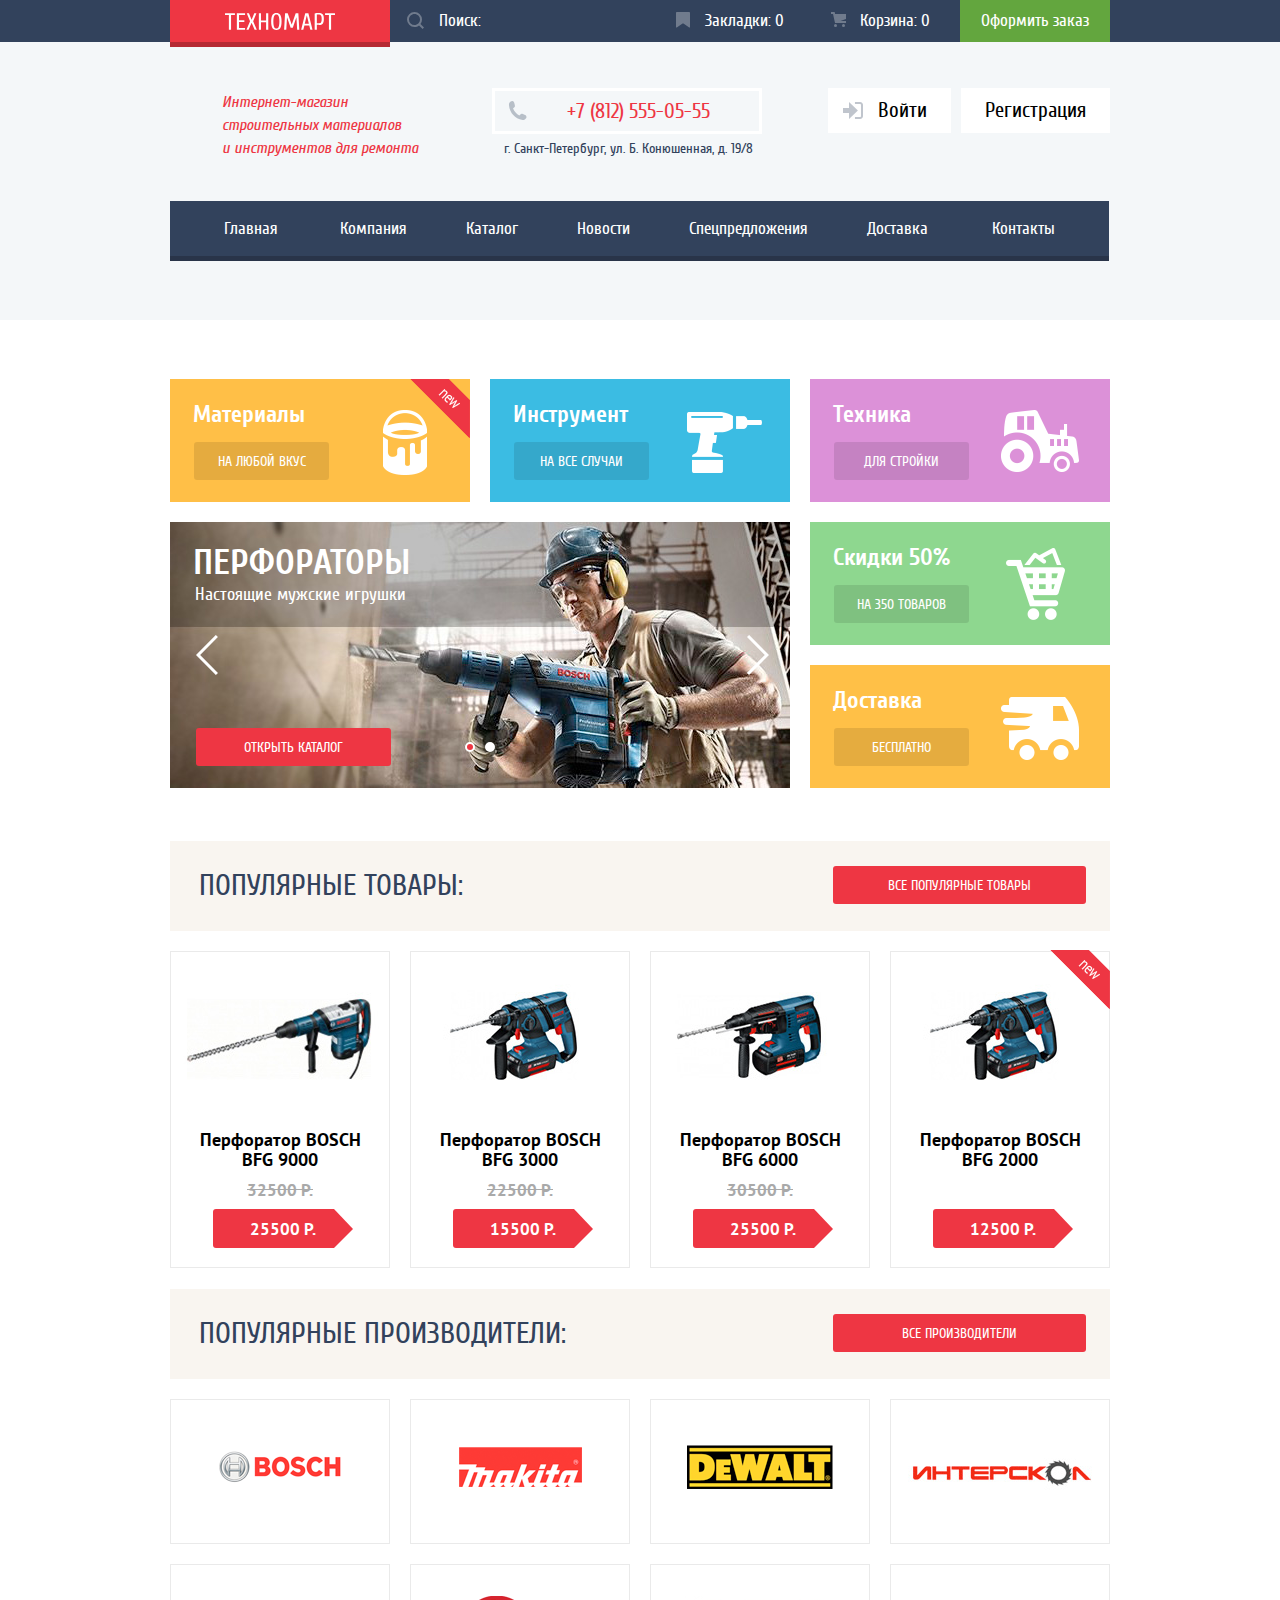
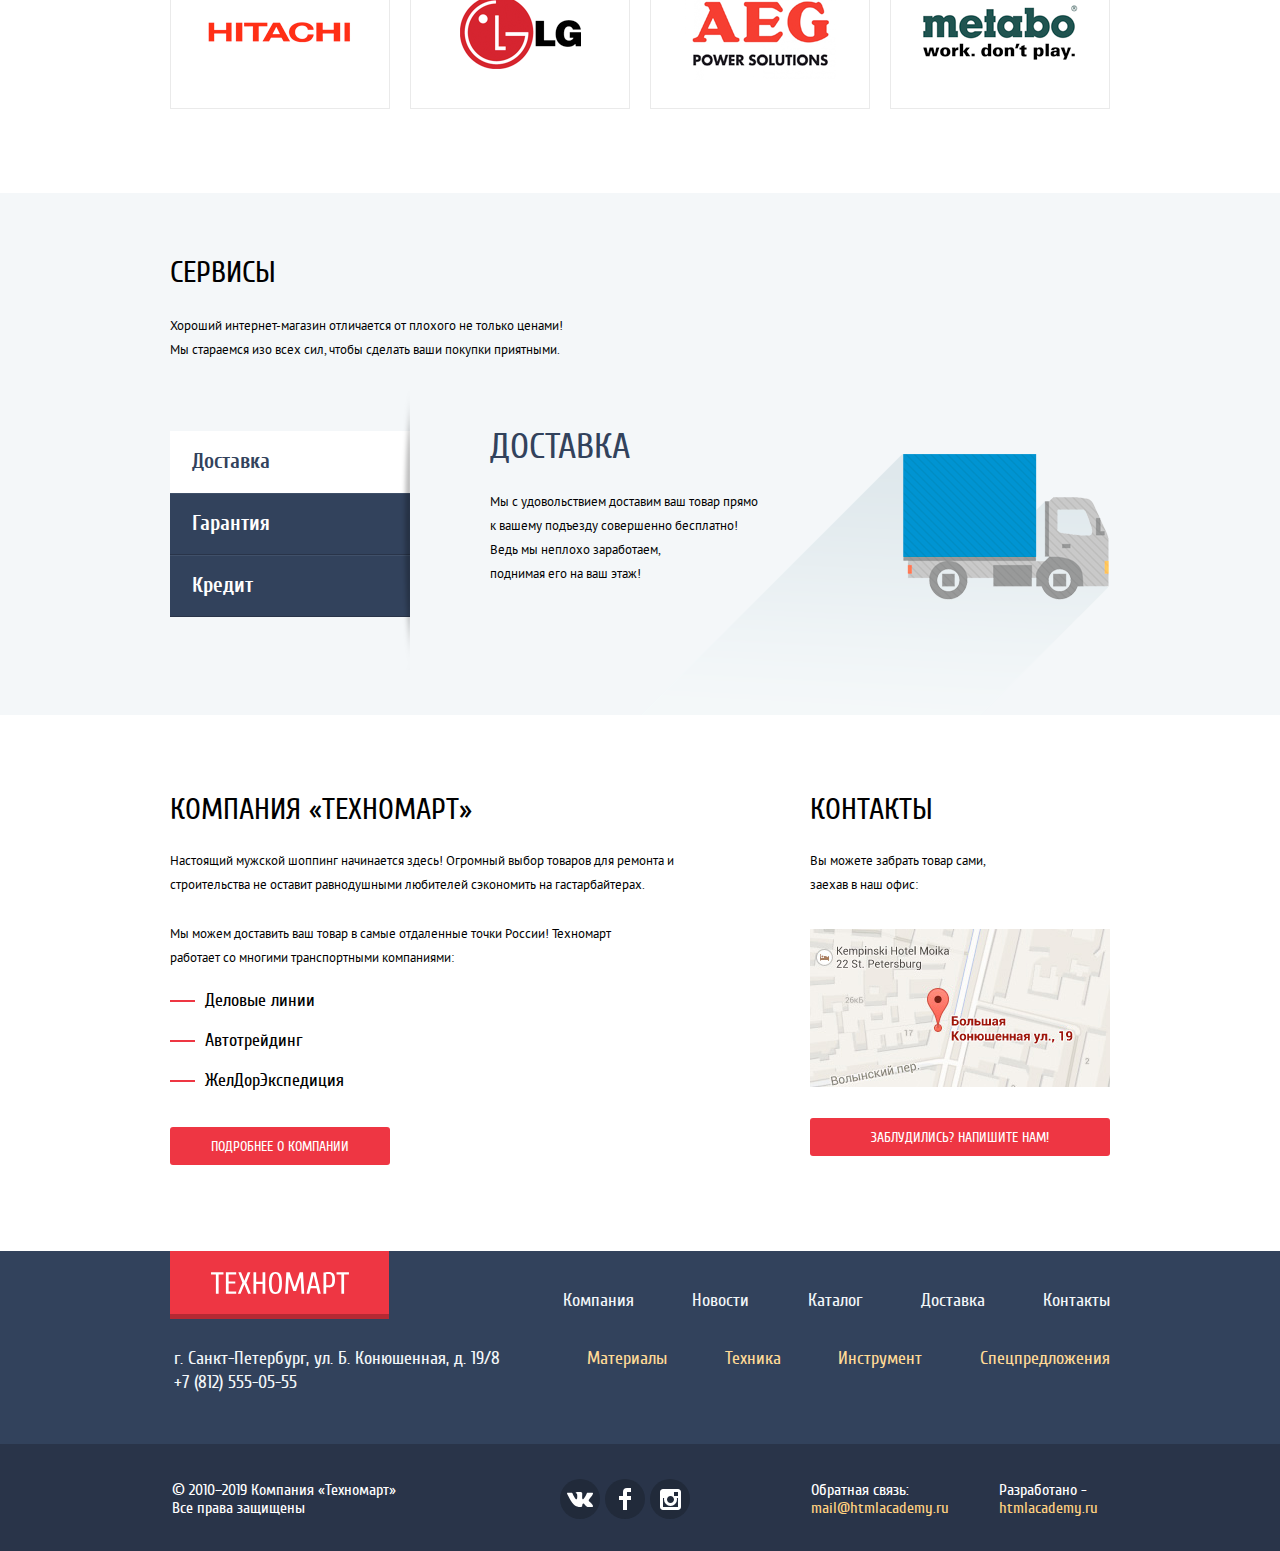
<file: index.html>
<!DOCTYPE html>
<html lang="ru">
<head>
  <meta charset="utf-8">
  <link rel="stylesheet" href="css/normalize.css">
  <link rel="stylesheet" href="css/style.min.css">
  <title>HTML Academy: Техномарт</title>
</head>
<body>
  <header class="main-header">
    <section class="user-header">
      <div class="user-navigation container">
        <h2 class="visually-hidden">Навигация пользователя</h2>
        <a class="main-header-logo">
          <img src="img/logo-technomart.svg" width="109" height="17" alt="Логотип интернет-магазина Техномарт">
        </a>
        <form class="search-form" method="get" action="https://echo.htmlacademy.ru">
          <label class="visually-hidden" for="search">Поиск по сайту</label>
          <input class="search" type="search" id="search" name="search" placeholder="Поиск:">
          <svg xmlns="http://www.w3.org/2000/svg" width="17" height="17" viewBox="0 0 17 17">
            <path fill="#ffffff" d="M17 15.586l-3.542-3.542A7.465 7.465 0 0 0 15 7.5 7.5 7.5 0 1 0 7.5 15c1.71 0 3.282-.579 4.544-1.542L15.586 17 17 15.586zM2 7.5C2 4.467 4.467 2 7.5 2 10.532 2 13 4.467 13 7.5c0 3.032-2.468 5.5-5.5 5.5A5.506 5.506 0 0 1 2 7.5z" />
          </svg>
        </form>
        <a class="user-navigation-link bookmarks-link" href="bookmarks.html">Закладки: 0</a>
        <a class="user-navigation-link basket-link" href="basket.html">Корзина: 0</a>
        <a class="user-navigation-link order-link" href="make_order.html">Оформить заказ</a>
      </div>
    </section>
    <section class="contacts container">
      <h1 class="main-title">Интернет-магазин строительных материалов &nbsp;&nbsp; и инструментов для ремонта</h1>
      <address class="contacts-info">
        <a class="contacts-tel" href="tel:+78125550555">+7 (812) 555-05-55</a>
        <p class="contacts-address">г. Санкт-Петербург, ул. Б. Конюшенная, д. 19/8</p>
      </address>
      <ul class="user-navigation-list">
        <li class="user-navigation-item">
          <a class="login-link" href="#">Войти</a>
        </li>
        <li class="user-navigation-item">
          <a class="registration-link" href="registration.html">Регистрация</a>
        </li>
      </ul>
    </section>
    <nav class="main-navigation container">
      <ul class="site-navigation">
        <li class="site-navigation-item">
          <a class="site-navigation-link main-link" href="index.html">Главная</a>
        </li>
        <li class="site-navigation-item">
          <a class="site-navigation-link" href="company.html">Компания</a>
        </li>
        <li class="site-navigation-item">
          <a class="site-navigation-link" href="catalog.html">Каталог</a>
        </li>
        <li class="site-navigation-item">
          <a class="site-navigation-link" href="news.html">Новости</a>
        </li>
        <li class="site-navigation-item">
          <a class="site-navigation-link" href="special_offer">Спецпредложения</a>
        </li>
        <li class="site-navigation-item">
          <a class="site-navigation-link" href="delivery">Доставка</a>
        </li>
        <li class="site-navigation-item">
          <a class="site-navigation-link contacts-link" href="contacts.html">Контакты</a>
        </li>
      </ul>
    </nav>
  </header>
  <main class="main-content">
    <section class="promotional-products container">
      <h2 class="visually-hidden">Категории товаров</h2>
      <div class="category-product">
        <ul class="category-list-left">
          <li class="category-materials">
            <img class="new-category" src="img/new-flag.png" width="60" height="59" alt="Метка нового товара">
            <h3 class="category-title">Материалы</h3>
            <a class="category-btn" href="materials.html">На любой вкус</a>
          </li>
          <li class="category-tools">
            <h3 class="category-title">Инструмент</h3>
            <a class="category-btn" href="tool.html">На все случаи</a>
          </li>
        </ul>
        <section class="promo-slider">
          <h2 class="visually-hidden">Промо слайдер товаров</h2>
          <button class="button-slider btn-back" aria-label="Предыдущий слайд">
            <img src="img/icon-left.svg" width="22" height="40" alt="Кнопка 1">
          </button>
          <button class="button-slider btn-next" aria-label="Следующий слайд">
            <img src="img/icon-right.svg" width="22" height="40" alt="Кнопка 2">
          </button>
          <ul class="promo-slider-list">
            <li class="promo-slider-item">
              <h3 class="promo-slider-title">Перфораторы</h3>
              <p class="promo-slider-description">Настоящие мужские игрушки</p>
              <img src="img/slider-perforator-logo.jpg" width="620" height="266" alt="Слайдер товара Перфораторы">
              <a class="promo-slider-btn" href="catalog.html">Открыть каталог</a>
            </li>
            <li class="promo-slider-item slider-none"> <!--Скрываем слайдер-->
              <h3 class="promo-slider-title">Дрели</h3>
              <p class="promo-slider-description">Соседям на радость!</p>
              <img src="img/slider-drills-logo.jpg" width="620" height="266" alt="Слайдер товара Дрели">
              <a class="promo-slider-btn" href="catalog.html">Открыть каталог</a>
            </li>
          </ul>
          <div class="promo-slider-controls">
            <button type="button" class="promo-slider-controls-btn btn-active"></button>
            <button type="button" class="promo-slider-controls-btn "></button>
          </div>
        </section>
      </div>
      <ul class="category-list-right">
        <li class="category-technique">
          <h3 class="category-title">Техника</h3>
          <a class="category-btn" href="technique.html">Для стройки</a>
        </li>
        <li class="category-discount">
          <h3 class="category-title">Скидки 50%</h3>
          <a class="category-btn" href="discount.html">На 350 товаров</a>
        </li>
        <li class="category-delivery">
          <h3 class="category-title">Доставка</h3>
          <a class="category-btn" href="delivery.html">Бесплатно</a>
        </li>
      </ul>
    </section>
    <section class="popular-product container">
      <div class="popular-title">
        <h2 class="popular-product-title">Популярные товары:</h2>
        <a class="popular-product-btn" href="catalog.html">Все популярные товары</a>
      </div>
      <ul class="popular-product-list">
        <li class="popular-product-item">
          <article class="product-bfg-9000">
            <img src="img/product-4.jpg" width="218" height="170" alt="Перфоратор BOSCH BFG 9000">
            <p class="catalog-btn">
              <a href="purchase_products" class="catalog-cart-btn">Купить</a>
              <a href="chosen_product" class="catalog-bookmark-btn">В закладки</a>
            </p>
            <h3 class="catalog-title">Перфоратор BOSCH BFG 9000</h3>
            <del class="past-price-btn">32500 Р.</del>
            <a href="#" class="current-price-btn">25500 Р.</a>
          </article>
        </li>
        <li class="popular-product-item">
          <article class="product-bfg-3000">
            <img src="img/product-1.jpg" width="218" height="170" alt="Перфоратор BOSCH BFG 3000">
            <p class="catalog-btn">
              <a href="purchase_products" class="catalog-cart-btn">Купить</a>
              <a href="chosen_product" class="catalog-bookmark-btn">В закладки</a>
            </p>
            <h3 class="catalog-title">Перфоратор BOSCH BFG 3000</h3>
            <del class="past-price-btn">22500 Р.</del>
            <a href="#" class="current-price-btn">15500 Р.</a>
          </article>
        </li>
        <li class="popular-product-item">
          <article class="product-bfg-6000">
            <img src="img/product-2.jpg" width="218" height="170" alt="Перфоратор BOSCH BFG 6000">
            <p class="catalog-btn">
              <a href="purchase_products" class="catalog-cart-btn">Купить</a>
              <a href="chosen_product" class="catalog-bookmark-btn">В закладки</a>
            </p>
            <h3 class="catalog-title">Перфоратор BOSCH BFG 6000</h3>
            <del class="past-price-btn">30500 Р.</del>
            <a href="#" class="current-price-btn">25500 Р.</a>
          </article>
        </li>
        <li class="popular-product-item">
          <article class="product-bfg-2000">
            <img src="img/product-3.jpg" width="218" height="170" alt="Перфоратор BOSCH BFG 2000">
            <img class="new-product-label" src="img/new-flag.png" width="60" height="59" alt="Метка нового товара">
            <p class="catalog-btn">
              <a href="purchase_products" class="catalog-cart-btn">Купить</a>
              <a href="chosen_product" class="catalog-bookmark-btn">В закладки</a>
            </p>
            <h3 class="catalog-title">Перфоратор BOSCH BFG 2000</h3>
            <a href="#" class="current-price-btn btn-from">12500 Р.</a>
          </article>
        </li>
      </ul>
    </section>
    <section class="popular-manufacturer container">
      <div class="manufacturer-title">
        <h2 class="popular-manufacturer-title">Популярные производители:</h2>
        <a class="popular-manufacturer-btn" href="manufacturer.html">Все производители</a>
      </div>
      <ul class="popular-manufacturer-list">
        <li class="popular-manufacturer-item">
          <a href="bosch.html">
            <img src="img/bosch.png" width="126" height="37" alt="Логотип производителя BOSCH">
          </a>
        </li>
        <li class="popular-manufacturer-item">
          <a href="makita.html">
            <img src="img/makita.png" width="123" height="40" alt="Логотип производителя Makita">
          </a>
        </li>
        <li class="popular-manufacturer-item">
          <a href="dewalt.html">
            <img src="img/dewalt.png" width="146" height="44" alt="Логотип производителя Dewalt">
          </a>
        </li>
        <li class="popular-manufacturer-item">
          <a href="interskol.html">
            <img src="img/interskol.png" width="200" height="88" alt="Логотип производителя Интерскол">
          </a>
        </li>
        <li class="popular-manufacturer-item">
          <a href="hitachi.html">
            <img src="img/hitachi.png" width="169" height="31" alt="Логотип производителя Hitachi">
          </a>
        </li>
        <li class="popular-manufacturer-item">
          <a href="lg.html">
            <img src="img/lg.png" width="121" height="73" alt="Логотип производителя LG">
          </a>
        </li>
        <li class="popular-manufacturer-item">
          <a href="aeg.html">
            <img src="img/aeg.png" width="151" height="96" alt="Логотип производителя Aeg">
          </a>
        </li>
        <li class="popular-manufacturer-item">
          <a href="metabo.html">
            <img src="img/metabo.png" width="204" height="69" alt="Логотип производителя Metabo">
          </a>
        </li>
      </ul>
    </section>
    <section class="services">
      <div class="container">
        <h2 class="service-title">Сервисы</h2>
        <p class="service-description">Хороший интернет-магазин отличается от плохого не только ценами!</p>
        <p class="service-description">Мы стараемся изо всех сил, чтобы сделать ваши покупки приятными.</p>
        <div class="slider-services">
          <ul class="slider-controls-list">
            <li class="slider-controls-item">
              <button type="button" class="slider-controls-btn button-active">Доставка</button>
            </li>
            <li class="slider-controls-item">
              <button type="button" class="slider-controls-btn">Гарантия</button>
            </li>
            <li class="slider-controls-item">
              <button type="button" class="slider-controls-btn">Кредит</button>
            </li>
          </ul>
          <ul class="slider-services-list">
            <li class="slider-services-item delivery slider-active">
              <h2 class="slider-services-title">Доставка</h2>
              <p class="slider-services-delivery">Мы с удовольствием доставим ваш товар прямо к вашему подъезду совершенно бесплатно! Ведь мы неплохо заработаем, <br> поднимая его на ваш этаж!</p>
            </li>
            <li class="slider-services-item guarantee">
              <h2 class="slider-services-title">Гарантия</h2>
              <p class="slider-services-guarantee">Если купленный у нас товар поломается или заискрит, <br> а также в случае пожара, спровоцированного его возгаранием, вы всегда можете быть уверены в нашей гарантии. Мы обменяем сгоревший товар на новый. <br> Дом уж восстановите как-нибудь сами.</p>
            </li>
            <li class="slider-services-item loan">
              <h2 class="slider-services-title">Кредит</h2>
              <p class="slider-services-loan">Залезть в долговую яму стало проще! <br> Кредитные консультанты придут вам на помощь.</p>
              <a class="slider-services-btn" href="request.html">Отправить заявку</a>
            </li>
          </ul>
        </div>
      </div>
    </section>
    <section class="about-us container">
      <h2 class="visually-hidden">О нас</h2>
      <section class="about-us-info">
        <h2 class="contacts-title">Компания «Техномарт»</h2>
          <p class="contacts-description">Настоящий мужской шоппинг начинается здесь! Огромный выбор товаров для ремонта и строительства не оставит равнодушными
          любителей сэкономить на гастарбайтерах.</p>
          <p class="contacts-description">Мы можем доставить ваш товар в самые отдаленные точки России! Техномарт работает со многими транспортными компаниями:</p>
          <ul class="company-list">
            <li class="company-item">Деловые линии</li>
            <li class="company-item">Автотрейдинг</li>
            <li class="company-item">ЖелДорЭкспедиция</li>
          </ul>
        <a class="about-btn" href="about_the_company.html">Подробнее о компании</a>
      </section>
      <section class="communication">
        <h2 class="communication-title">Контакты</h2>
        <p class="communication-description">Вы можете забрать товар сами, заехав в наш офис:</p>
        <a href="office.html" class="communication-map">
          <img src="img/map.jpg" width="300" height="158" alt="Офис компании находится по адресу г. Санкт-Петербург, ул. Б. Конюшенная, д. 19/8">
        </a>
        <a class="communication-btn" href="write-to-us.html">Заблудились? Напишите нам!</a>
      </section>
    </section>
  </main>
  <footer class="main-footer">
    <section class="footer-navigation">
      <div class="footer-columns-1 container">
        <div class="footer-address">
          <h2 class="visually-hidden">Контакты</h2>
          <a class="footer-logo"> 
            <img src="img/logo-technomart.svg" width="136" height="21" alt="Логотип интернет-магазина Техномарт">
          </a>
          <address class="footer-contacts">
            <p class="footer-contacts-address">г. Санкт-Петербург, ул. Б. Конюшенная, д. 19/8</p>
            <a class="footer-contacts-tel" href="tel:+78125550555">+7 (812) 555-05-55</a>
          </address>
        </div>
        <nav class="footer-main-navigation">
          <ul class="footer-list-1">
            <li class="footer-item">
              <a class="footer-link-1" href="company.html">Компания</a>
            </li>
            <li class="footer-item">
              <a class="footer-link-1" href="news.html">Новости</a>
            </li>
            <li class="footer-item">
              <a class="footer-link-1" href="catalog.html">Каталог</a>
            </li>
            <li class="footer-item">
              <a class="footer-link-1" href="delivery.html">Доставка</a>
            </li>
            <li class="footer-item">
              <a class="footer-link-1" href="contacts.html">Контакты</a>
            </li>
          </ul>
          <ul class="footer-list-2">
            <li class="footer-item">
              <a class="footer-link-2" href="materials.html">Материалы</a>
            </li>
            <li class="footer-item">
              <a class="footer-link-2" href="technique.html">Техника</a>
            </li>
            <li class="footer-item">
              <a class="footer-link-2" href="tool.html">Инструмент</a>
            </li>
            <li class="footer-item">
              <a class="footer-link-2" href="special_offer.html">Спецпредложения</a>
            </li>
          </ul>
        </nav>
      </div>
      <div class="footer-columns-2">
        <div class="footer-info container">
          <h2 class="visually-hidden">Обратная связь</h2>
          <div class="footer-contacts-us">
            <p class="info-company">© 2010–2019 Компания «Техномарт»</p>
            <p class="info-company">Все права защищены</p>
          </div>
          <ul class="footer-social">
            <li class="footer-social-item">
              <a class="footer-social-link social-vk" href="vk.html">
                <span class="visually-hidden">Мы во Вконтакте</span>
              </a>
            </li>
            <li class="footer-social-item">
              <a class="footer-social-link social-fb" href="facebook.html">
                <span class="visually-hidden">Мы в Фейсбук</span>
              </a>
            </li>
            <li class="footer-social-item">
              <a class="footer-social-link social-in" href="instagram.html">
                <span class="visually-hidden">Мы в Инстаграм</span>
              </a>
            </li>
          </ul>
          <p class="footer-feedback">Обратная связь:
            <a class="info-feedback-link" href="mailto:mail@htmlacademy.ru">mail@htmlacademy.ru</a>
          </p>
          <p class="footer-copyright">Разработано -
            <a class="info-feedback-link" href="https://htmlacademy.ru/intensive/htmlcss">htmlacademy.ru</a>
          </p>
        </div>
      </div>
    </section>
  </footer>
<!--Всплывающие окна-->
  <section class="modal-feedback">
    <h2 class="visually-hidden">Форма обратной связи</h2>
    <form class="feedback-form" method="get" action="https://echo.htmlacademy.ru">
      <div class="modal-form">
        <div class="modal-input-wrap modal-name">
          <label for="user-name">Ваше имя:</label>
          <input type="text" name="user-name" id="user-name" placeholder="Имя Фамилия">
        </div>
        <div class="modal-input-wrap modal-email">
          <label for="user-email">Ваш e-mail:</label>
          <input type="email" name="user-email" id="user-email" placeholder="email@example.com">
        </div>
        <div class="modal-input-wrap modal-message">
          <label for="user-message">Текст письма:</label>
          <textarea name="user-message" id="user-message" placeholder="В свободной форме"></textarea>
        </div>
      </div>
      <div class="modal-btn-wrapper">
        <button class="modal-btn" type="submit">Отправить</button>
      </div>
      <button class="modal-close" type="button">
        <span class="visually-hidden">Закрыть</span>
      </button>
    </form>
  </section>
  <section class="modal-map">
    <h2 class="visually-hidden">Где мы находимся</h2>
    <div class="modal-wrapper-map">
    <button class="modal-close" type="button">
      <span class="visually-hidden">Закрыть</span>
    </button>
      <iframe src="https://yandex.ru/map-widget/v1/?um=constructor%3A8981a281fb55e95b223b91241095ef29fdc8ddc966459272e414e15c38f140f5&amp;source=constructor" width="960" height="560"></iframe>
    </div>
  </section>
  <section class="modal-basket">
    <h2 class="modal-basket-title">Товар добавлен в корзину!</h2>
    <button class="modal-close" type="button">
      <span class="visually-hidden">Закрыть</span>
    </button>
    <div class="modal-basket-btn">
      <a class="modal-basket-order" href="#">Оформить заказ</a>
      <button class="modal-basket-shopping" type="button">Продолжить покупки</button>
    </div>
  </section>
  <script src="js/scripts.min.js"></script>
</body>
</html>
</file>
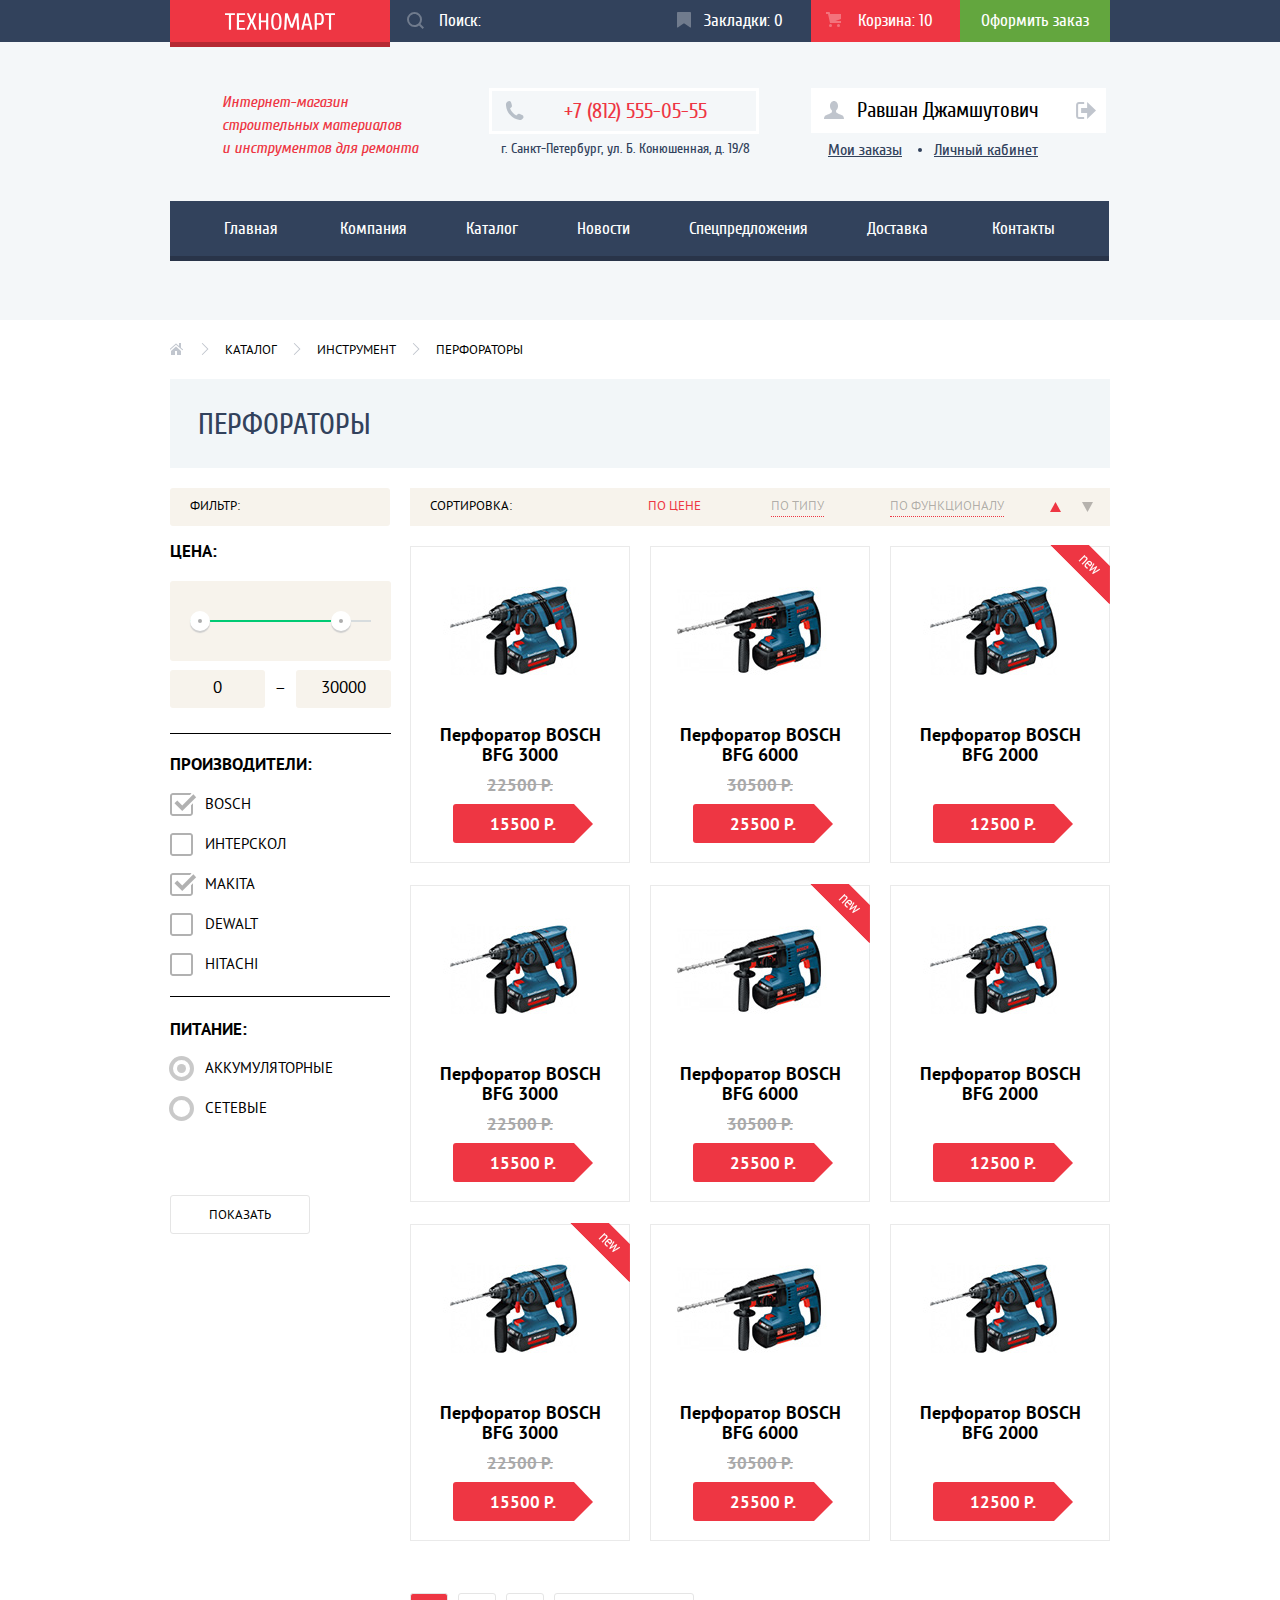
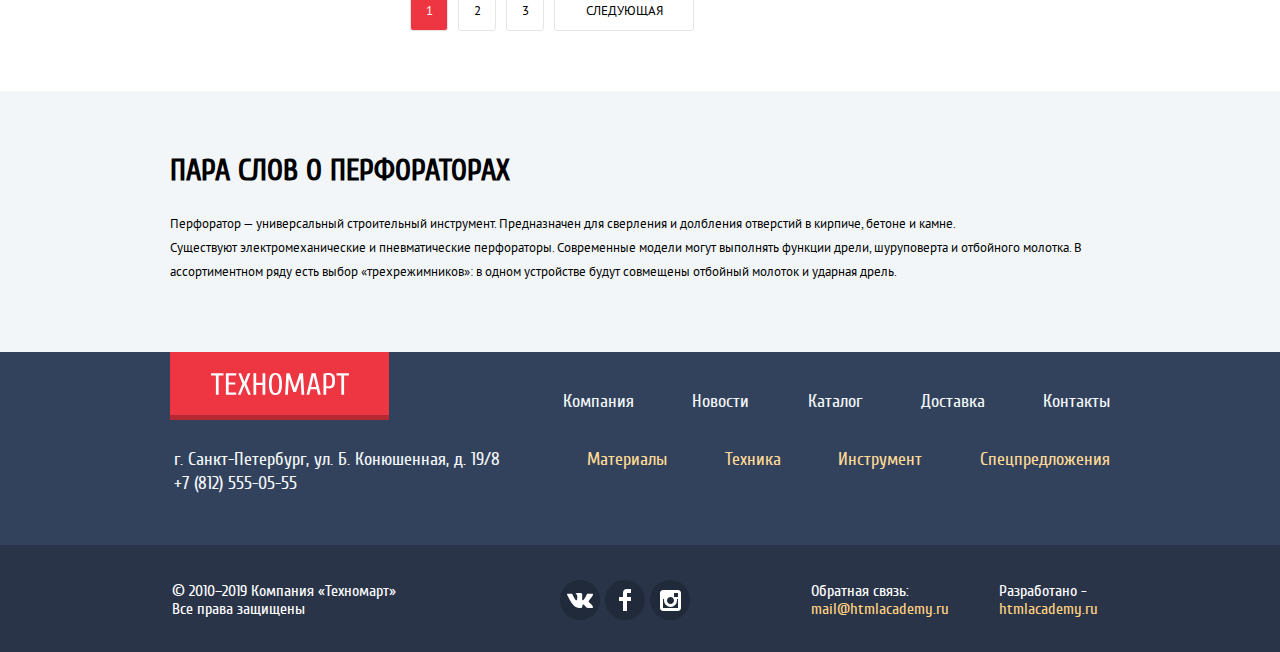
<file: catalog.html>
<!DOCTYPE html>
<html lang="ru">
<head>
  <meta charset="utf-8">
  <link rel="stylesheet" href="css/normalize.css">
  <link rel="stylesheet" href="css/style.min.css">
  <title>HTML Academy: Техномарт</title>
</head>
<body>
  <header class="main-header">
    <section class="user-header">
      <div class="user-navigation container">
        <h2 class="visually-hidden">Навигация пользователя</h2>
        <a class="main-header-logo" href="index.html">
          <img src="img/logo-technomart.svg" width="109" height="17" alt="Логотип интернет-магазина Техномарт">
        </a>
        <form class="search-form" method="get" action="https://echo.htmlacademy.ru">
          <label class="visually-hidden" for="search">Поиск по сайту</label>
          <input class="search" type="search" id="search" name="search" placeholder="Поиск:">
          <svg xmlns="http://www.w3.org/2000/svg" width="17" height="17" viewBox="0 0 17 17">
            <path fill="#ffffff" d="M17 15.586l-3.542-3.542A7.465 7.465 0 0 0 15 7.5 7.5 7.5 0 1 0 7.5 15c1.71 0 3.282-.579 4.544-1.542L15.586 17 17 15.586zM2 7.5C2 4.467 4.467 2 7.5 2 10.532 2 13 4.467 13 7.5c0 3.032-2.468 5.5-5.5 5.5A5.506 5.506 0 0 1 2 7.5z" />
          </svg>
        </form>
        <a class="user-navigation-link bookmarks-link full-bookmarks" href="bookmarks.html">Закладки: 0</a>
        <a class="user-navigation-link basket-link full-basket" href="basket.html">Корзина: 10</a>
        <a class="user-navigation-link order-link" href="make_order.html">Оформить заказ</a>
      </div>
    </section>
    <section class="contacts container">
      <h1 class="main-title">Интернет-магазин строительных материалов &nbsp;&nbsp; и инструментов для ремонта</h1>
      <address class="contacts-info">
        <a class="contacts-tel" href="tel:+78125550555">+7 (812) 555-05-55</a>
        <p class="contacts-address">г. Санкт-Петербург, ул. Б. Конюшенная, д. 19/8</p>
      </address>
      <div class="user-personal-info">
        <a class="personal-account-on" href="account.html">Равшан Джамшутович</a>
        <div class="user-personal-off">
          <a class="personal-account-off" href="personal-off.html">
            <span class="visually-hidden">Выйти из личного профиля</span>
          </a>
        </div>
        <ul class="user-personal-list">
          <li class="user-personal-item">
            <a class="my-order" href="my_order.html">Мои заказы</a>
          </li>
          <li class="user-personal-item">
            <a class="personal-link" href="personal.html">Личный кабинет</a>
          </li>
        </ul>
      </div>
    </section>
    <nav class="main-navigation container">
      <ul class="site-navigation">
        <li class="site-navigation-item">
          <a class="site-navigation-link main-link" href="index.html">Главная</a>
        </li>
        <li class="site-navigation-item">
          <a class="site-navigation-link" href="company.html">Компания</a>
        </li>
        <li class="site-navigation-item">
          <a class="site-navigation-link" href="catalog.html">Каталог</a>
        </li>
        <li class="site-navigation-item">
          <a class="site-navigation-link" href="news.html">Новости</a>
        </li>
        <li class="site-navigation-item">
          <a class="site-navigation-link" href="special_offer">Спецпредложения</a>
        </li>
        <li class="site-navigation-item">
          <a class="site-navigation-link" href="delivery">Доставка</a>
        </li>
        <li class="site-navigation-item">
          <a class="site-navigation-link contacts-link" href="contacts.html">Контакты</a>
        </li>
      </ul>
    </nav>
  </header>
  <main class="main-content">
    <div class="container">
      <ul class="breadcrumbs-list">
        <li class="breadcrumbs-item">
          <a class="home-icon" href="index.html">
            <span class="visually-hidden">Главная</span>
          </a>
        </li>
        <li class="breadcrumbs-item">
          <a class="breadcrumbs-link" href="catalog.html">Каталог</a>
        </li>
        <li class="breadcrumbs-item">
          <a class="breadcrumbs-link" href="tool.html">Инструмент</a>
        </li>
        <li class="breadcrumbs-current">Перфораторы</li>
      </ul>
      <h1 class="main-content-title">Перфораторы</h1>
      <div class="page-catalog">
      <aside class="filters">
        <h2 class="filter-title">Фильтр:</h2>
        <form class="filters-form" method="get" action="https://echo.htmlacademy.ru">
          <fieldset class="filter-item">
            <legend class="filter-text">Цена:</legend>
            <div class="filter-range">
              <div class="range-controls">
                <div class="range-controls-scale">
                  <div class="range-controls-bar"></div>
                </div>
                <button type="button" class="toggle toggle-min"></button>
                <button type="button" class="toggle toggle-max"></button>
              </div>
              <div class="price-controls">
                <label class="controls-min-price" aria-label="Минимальная цена">
                  <input class="controls-price-input" type="text" name="min-price" value="0">
                </label>
                <span class="price-dash">—</span>
                <label class="controls-max-price" aria-label="Максимальная цена">
                  <input class="controls-price-input" type="text" name="max-price" value="30000">
                </label>
              </div>
            </div>
          </fieldset>
          <fieldset class="filter-item">
            <legend class="filter-text">Производители:</legend>
            <ul class="filter-manufacturers-list">
              <li class="filter-manufacturers-item">
                <input class="filter-item-input visually-hidden" type="checkbox" id="bosch" name="bosch" checked>
                <label class="filter-item-label" for="bosch">Bosch</label>
              </li>
              <li class="filter-manufacturers-item">
                <input class="filter-item-input visually-hidden" type="checkbox" id="interskol" name="interskol">
                <label class="filter-item-label" for="interskol">Интерскол</label>
              </li>
              <li class="filter-manufacturers-item">
                <input class="filter-item-input visually-hidden" type="checkbox" id="makita" name="makita" checked>
                <label class="filter-item-label" for="makita">Makita</label>
              </li>
              <li class="filter-manufacturers-item">
                <input class="filter-item-input visually-hidden" type="checkbox" id="dewalt" name="dewalt">
                <label class="filter-item-label" for="dewalt">Dewalt</label>
              </li>
              <li class="filter-manufacturers-item">
                <input class="filter-item-input visually-hidden" type="checkbox" id="hitachi" name="hitachi">
                <label class="filter-item-label" for="hitachi">Hitachi</label>
              </li>
            </ul>
          </fieldset>
          <fieldset class="filter-item">
            <legend class="filter-text">Питание:</legend>
            <ul class="filter-radio-list">
              <li class="filter-radio-item">
                <input class="visually-hidden filter-radio-input" type="radio" id="battery-power-supply" name="power-supply" checked>
                <label class="filter-radio-label" for="battery-power-supply">Аккумуляторные</label>
              </li>
              <li class="filter-radio-item">
                <input class="visually-hidden filter-radio-input" type="radio" id="network-power-supply" name="power-supply">
                <label class="filter-radio-label" for="network-power-supply">Сетевые</label>
              </li>
            </ul>
          </fieldset>
          <button class="filters-btn" type="submit">Показать</button>
        </form>
      </aside>
      <section class="catalog">
        <header class="sorting">
          <h2 class="visually-hidden">Каталог товаров</h2>
          <p class="sorting-description">Сортировка:</p>
            <ul class="sorting-list">
              <li class="sorting-item">
                <a class="sorting-link sorting-item-active" href="#">По цене</a>
              </li>
              <li class="sorting-item">
                <a class="sorting-link item-indent" href="#">По типу</a>
              </li>
              <li class="sorting-item">
                <a class="sorting-link" href="#">По функционалу</a>
              </li>
              <li class="sorting-item">
                <a class="sorting-link icon-up sorting-item-active" href="#" aria-label="По возрастанию">
                  <svg version="1.1" id="Layer_1" xmlns="http://www.w3.org/2000/svg" xmlns:xlink="http://www.w3.org/1999/xlink" x="0px"
                    y="0px" width="11px" height="10px" viewBox="0 0 11 10" enable-background="new 0 0 11 10" xml:space="preserve">
                    <polygon class="active-svg" fill="#231F20" points="5.5,0 0,10 11,10 " />
                  </svg>
                </a>
              </li>
              <li class="sorting-item">
                <a class="sorting-link icon-down" href="#" aria-label="По убыванию">
                  <svg version="1.1" id="Layer_2" xmlns="http://www.w3.org/2000/svg" xmlns:xlink="http://www.w3.org/1999/xlink" x="0px"
                    y="0px" width="11px" height="10px" viewBox="0 0 11 10" enable-background="new 0 0 11 10" xml:space="preserve">
                    <polygon class="active-svg" fill="#231F20" points="5.5,10 0,0 11,0 " />
                  </svg>
                </a>
              </li>
            </ul>
          </header>
        <ul class="popular-product-list">
          <li class="popular-product-item-zero">
            <article class="product-bfg-3000">
              <img src="img/product-1.jpg" width="218" height="170" alt="Перфоратор BOSCH BFG 3000">
              <p class="catalog-btn">
                <a href="purchase_products" class="catalog-cart-btn">Купить</a>
                <a href="chosen_product" class="catalog-bookmark-btn">В закладки</a>
              </p>
              <h3 class="catalog-title">Перфоратор BOSCH BFG 3000</h3>
              <del class="past-price-btn">22500 Р.</del>
              <a href="#" class="current-price-btn">15500 Р.</a>
            </article>
          </li>
          <li class="popular-product-item-zero">
            <article class="product-bfg-6000">
              <img src="img/product-2.jpg" width="218" height="170" alt="Перфоратор BOSCH BFG 6000">
              <p class="catalog-btn">
                <a href="purchase_products" class="catalog-cart-btn">Купить</a>
                <a href="chosen_product" class="catalog-bookmark-btn">В закладки</a>
              </p>
              <h3 class="catalog-title">Перфоратор BOSCH BFG 6000</h3>
              <del class="past-price-btn">30500 Р.</del>
              <a href="#" class="current-price-btn">25500 Р.</a>
            </article>
          </li>
          <li class="popular-product-item-zero">
            <article class="product-bfg-2000">
              <img src="img/product-3.jpg" width="218" height="170" alt="Перфоратор BOSCH BFG 2000">
              <img class="new-product-label" src="img/new-flag.png" width="60" height="59" alt="Метка нового товара">
              <p class="catalog-btn">
                <a href="purchase_products" class="catalog-cart-btn">Купить</a>
                <a href="chosen_product" class="catalog-bookmark-btn">В закладки</a>
              </p>
              <h3 class="catalog-title">Перфоратор BOSCH BFG 2000</h3>
              <a href="#" class="current-price-btn btn-from">12500 Р.</a>
            </article>
          </li>
          <li class="popular-product-item-zero">
            <article class="product-bfg-3000">
              <img src="img/product-1.jpg" width="218" height="170" alt="Перфоратор BOSCH BFG 3000">
              <p class="catalog-btn">
                <a href="purchase_products" class="catalog-cart-btn">Купить</a>
                <a href="chosen_product" class="catalog-bookmark-btn">В закладки</a>
              </p>
              <h3 class="catalog-title">Перфоратор BOSCH BFG 3000</h3>
              <del class="past-price-btn">22500 Р.</del>
              <a href="#" class="current-price-btn">15500 Р.</a>
            </article>
          </li>
          <li class="popular-product-item-zero">
            <article class="product-bfg-6000">
              <img src="img/product-2.jpg" width="218" height="170" alt="Перфоратор BOSCH BFG 6000">
              <img class="new-product-label" src="img/new-flag.png" width="60" height="59" alt="Метка нового товара">
              <p class="catalog-btn">
                <a href="purchase_products" class="catalog-cart-btn">Купить</a>
                <a href="chosen_product" class="catalog-bookmark-btn">В закладки</a>
              </p>
              <h3 class="catalog-title">Перфоратор BOSCH BFG 6000</h3>
              <del class="past-price-btn">30500 Р.</del>
              <a href="#" class="current-price-btn">25500 Р.</a>
            </article>
          </li>
          <li class="popular-product-item-zero">
            <article class="product-bfg-2000">
              <img src="img/product-3.jpg" width="218" height="170" alt="Перфоратор BOSCH BFG 2000">
              <p class="catalog-btn">
                <a href="purchase_products" class="catalog-cart-btn">Купить</a>
                <a href="chosen_product" class="catalog-bookmark-btn">В закладки</a>
              </p>
              <h3 class="catalog-title">Перфоратор BOSCH BFG 2000</h3>
              <a href="#" class="current-price-btn btn-from">12500 Р.</a>
            </article>
          </li>
          <li class="popular-product-item-zero">
            <article class="product-bfg-3000">
              <img src="img/product-1.jpg" width="218" height="170" alt="Перфоратор BOSCH BFG 3000">
              <img class="new-product-label" src="img/new-flag.png" width="60" height="59" alt="Метка нового товара">
              <p class="catalog-btn">
                <a href="purchase_products" class="catalog-cart-btn">Купить</a>
                <a href="chosen_product" class="catalog-bookmark-btn">В закладки</a>
              </p>
              <h3 class="catalog-title">Перфоратор BOSCH BFG 3000</h3>
              <del class="past-price-btn">22500 Р.</del>
              <a href="#" class="current-price-btn">15500 Р.</a>
            </article>
          </li>
          <li class="popular-product-item-zero">
            <article class="product-bfg-6000">
              <img src="img/product-2.jpg" width="218" height="170" alt="Перфоратор BOSCH BFG 6000">
              <p class="catalog-btn">
                <a href="purchase_products" class="catalog-cart-btn">Купить</a>
                <a href="chosen_product" class="catalog-bookmark-btn">В закладки</a>
              </p>
              <h3 class="catalog-title">Перфоратор BOSCH BFG 6000</h3>
              <del class="past-price-btn">30500 Р.</del>
              <a href="#" class="current-price-btn">25500 Р.</a>
            </article>
          </li>
          <li class="popular-product-item-zero">
            <article class="product-bfg-2000">
              <img src="img/product-3.jpg" width="218" height="170" alt="Перфоратор BOSCH BFG 2000">
              <p class="catalog-btn">
                <a href="purchase_products" class="catalog-cart-btn">Купить</a>
                <a href="chosen_product" class="catalog-bookmark-btn">В закладки</a>
              </p>
              <h3 class="catalog-title">Перфоратор BOSCH BFG 2000</h3>
              <a href="#" class="current-price-btn btn-from">12500 Р.</a>
            </article>
          </li>
        </ul>
        <footer class="footer-category">
          <ul class="pagination-list">
            <li class="pagination-item item-active">
              <a class="pagination-link" href="#">1</a>
            </li>
            <li class="pagination-item">
              <a class="pagination-link" href="#">2</a>
            </li>
            <li class="pagination-item">
              <a class="pagination-link" href="#">3</a>
            </li>
            <li class="pagination-item">
              <a class="pagination-link pagination-btn-next" href="next.html">Следующая</a>
            </li>
          </ul>
        </footer>
      </section>
      </div>
    </div>
    <section class="product-info">
      <div class="product-description container">
        <h2 class="product-title">Пара слов о перфораторах</h2>
        <p class="product-text">Перфоратор — универсальный строительный инструмент. Предназначен для сверления и долбления отверстий в кирпиче, бетоне и камне. <br> Существуют электромеханические и пневматические перфораторы. Современные модели могут выполнять функции дрели, шуруповерта и отбойного молотка. В ассортиментном ряду есть выбор «трехрежимников»: в одном устройстве будут совмещены отбойный молоток и ударная дрель.</p>
      </div>
    </section>
  </main>
  <footer class="main-footer">
    <section class="footer-navigation">
      <div class="footer-columns-1 container">
        <div class="footer-address">
          <h2 class="visually-hidden">Контакты</h2>
          <a class="footer-logo" href="index.html">
            <img src="img/logo-technomart.svg" width="136" height="21" alt="Логотип интернет-магазина Техномарт">
          </a>
          <address class="footer-contacts">
            <p class="footer-contacts-address">г. Санкт-Петербург, ул. Б. Конюшенная, д. 19/8</p>
            <a class="footer-contacts-tel" href="tel:+78125550555">+7 (812) 555-05-55</a>
          </address>
        </div>
        <nav class="footer-main-navigation">
          <ul class="footer-list-1">
            <li class="footer-item">
              <a class="footer-link-1" href="company.html">Компания</a>
            </li>
            <li class="footer-item">
              <a class="footer-link-1" href="news.html">Новости</a>
            </li>
            <li class="footer-item">
              <a class="footer-link-1" href="catalog.html">Каталог</a>
            </li>
            <li class="footer-item">
              <a class="footer-link-1" href="delivery.html">Доставка</a>
            </li>
            <li class="footer-item">
              <a class="footer-link-1" href="contacts.html">Контакты</a>
            </li>
          </ul>
          <ul class="footer-list-2">
            <li class="footer-item">
              <a class="footer-link-2" href="materials.html">Материалы</a>
            </li>
            <li class="footer-item">
              <a class="footer-link-2" href="technique.html">Техника</a>
            </li>
            <li class="footer-item">
              <a class="footer-link-2" href="tool.html">Инструмент</a>
            </li>
            <li class="footer-item">
              <a class="footer-link-2" href="special_offer.html">Спецпредложения</a>
            </li>
          </ul>
        </nav>
      </div>
      <div class="footer-columns-2">
        <div class="footer-info container">
          <h2 class="visually-hidden">Обратная связь</h2>
          <div class="footer-contacts-us">
            <p class="info-company">© 2010–2019 Компания «Техномарт»</p>
            <p class="info-company">Все права защищены</p>
          </div>
          <ul class="footer-social">
            <li class="footer-social-item">
              <a class="footer-social-link social-vk" href="vk.html">
                <span class="visually-hidden">Мы во Вконтакте</span>
              </a>
            </li>
            <li class="footer-social-item">
              <a class="footer-social-link social-fb" href="facebook.html">
                <span class="visually-hidden">Мы в Фейсбук</span>
              </a>
            </li>
            <li class="footer-social-item">
              <a class="footer-social-link social-in" href="instagram.html">
                <span class="visually-hidden">Мы в Инстаграм</span>
              </a>
            </li>
          </ul>
          <p class="footer-feedback">Обратная связь:
            <a class="info-feedback-link" href="mailto:mail@htmlacademy.ru">mail@htmlacademy.ru</a>
          </p>
          <p class="footer-copyright">Разработано -
            <a class="info-feedback-link" href="https://htmlacademy.ru/intensive/htmlcss">htmlacademy.ru</a>
          </p>
        </div>
      </div>
    </section>
  </footer>
<!--Всплывающие окна-->
  <section class="modal-basket">
    <h2 class="modal-basket-title">Товар добавлен в корзину!</h2>
    <button class="modal-close" type="button">
      <span class="visually-hidden">Закрыть</span>
    </button>
    <div class="modal-basket-btn">
      <a class="modal-basket-order" href="#">Оформить заказ</a>
      <button class="modal-basket-shopping" type="button">Продолжить покупки</button>
    </div>
  </section>
  <script src="js/scripts.min.js"></script>
</body>
</html>
</file>
<file: css/style.min.css>
@-webkit-keyframes bounce{0%{-webkit-transform:translateY(-2000px);transform:translateY(-2000px)}70%{-webkit-transform:translateY(30px);transform:translateY(30px)}90%{-webkit-transform:translateY(-10px);transform:translateY(-10px)}to{-webkit-transform:translateY(0);transform:translateY(0)}}@keyframes bounce{0%{-webkit-transform:translateY(-2000px);transform:translateY(-2000px)}70%{-webkit-transform:translateY(30px);transform:translateY(30px)}90%{-webkit-transform:translateY(-10px);transform:translateY(-10px)}to{-webkit-transform:translateY(0);transform:translateY(0)}}@-webkit-keyframes shake{0%,to{-webkit-transform:translateX(0);transform:translateX(0)}10%,30%,50%,70%,90%{-webkit-transform:translateX(-10px);transform:translateX(-10px)}20%,40%,60%,80%{-webkit-transform:translateX(10px);transform:translateX(10px)}}@keyframes shake{0%,to{-webkit-transform:translateX(0);transform:translateX(0)}10%,30%,50%,70%,90%{-webkit-transform:translateX(-10px);transform:translateX(-10px)}20%,40%,60%,80%{-webkit-transform:translateX(10px);transform:translateX(10px)}}@font-face{font-family:"PTSans-Bold";src:url(../fonts/ptsans-bold.woff2) format("woff2"),url(../fonts/ptsans-bold.woff) format("woff");font-weight:700;font-style:normal}@font-face{font-family:"PTSans-Regular";src:url(../fonts/ptsans-regular.woff2) format("woff2"),url(../fonts/ptsans-regular.woff) format("woff");font-weight:400;font-style:normal}@font-face{font-family:"Cuprum-Italic";src:url(../fonts/cuprum-italic.woff2) format("woff2"),url(../fonts/cuprum-italic.woff) format("woff");font-weight:400;font-style:normal}@font-face{font-family:"Cuprum-Regular";src:url(../fonts/cuprum-regular.woff2) format("woff2"),url(../fonts/cuprum-regular.woff) format("woff");font-weight:400;font-style:normal}@font-face{font-family:"Cuprum-Bold";src:url(../fonts/cuprum-bold.woff2) format("woff2"),url(../fonts/cuprum-bold.woff) format("woff");font-weight:700;font-style:normal}body{min-width:940px;margin:0;padding:0;background-color:#fff;font-family:"Cuprum-Regular",Arial,sans-serif;font-size:13px;line-height:24px;color:#000}.container{margin:0 auto;padding:0 10px;width:940px}img{width:100%;height:auto}.visually-hidden:not(:focus),input[type=checkbox].visually-hidden,input[type=radio].visually-hidden{position:absolute;width:1px;height:1px;margin:-1px;border:0;padding:0;white-space:nowrap;-webkit-clip-path:inset(100%);clip-path:inset(100%);clip:rect(0 0 0 0);overflow:hidden}.main-header{width:100%;min-height:320px;font-family:"Cuprum-Regular",Arial,sans-serif;background-color:#f4f7f9}.user-header{background-color:#32425c}.user-navigation{display:-webkit-box;display:-ms-flexbox;display:flex}.main-header-logo{width:110px;display:block;padding:13px 55px 3px;-webkit-box-shadow:0 5px 0 #b52933;box-shadow:0 5px 0 #b52933;background-color:#ee3643}.main-header-logo:hover{background-color:#ca2c37;-webkit-box-shadow:0 5px 0 #9a212a;box-shadow:0 5px 0 #9a212a}.main-header-logo:active{background-color:#ba2732;-webkit-box-shadow:0 5px 0 #8e1e26;box-shadow:0 5px 0 #8e1e26}.search-form{margin:0 auto 0 0;padding:0;position:relative}.search-form svg{width:17px;height:17px;position:absolute;left:17px;top:12px;opacity:.3}.search{width:270px;min-height:42px;padding-left:49px;font-family:inherit;font-size:17px;line-height:18px;cursor:pointer;border:0;background-color:#32425c}.search:hover{cursor:pointer;background-color:#212a3a}.search:focus+svg,.search:hover+svg{opacity:1}.search:focus~svg>path{fill:#ee3643}.search:focus{outline:0;color:#000;background-color:#fff}.search::-webkit-input-placeholder{color:#fff}.search:-ms-input-placeholder,.search::-ms-input-placeholder{color:#fff}.search::placeholder{color:#fff}.user-navigation-link{position:relative;font-family:inherit;font-size:17px;line-height:18px;text-decoration:none;color:#fff}.bookmarks-link{padding:12px 32px 12px 45px}.bookmarks-link:hover{background-color:#212a3a}.bookmarks-link:active{opacity:.5;background-color:#161d29}.basket-link::before,.bookmarks-link::before{width:14px;height:16px;position:absolute;content:" ";left:16px;opacity:.3;background-image:url(../img/icon-bookmark.svg)}.bookmarks-link:hover::before{opacity:1}.bookmarks-link:active:before{opacity:.5}.basket-link{padding:12px 30px 12px 44px}.basket-link:hover{background-color:#212a3a}.basket-link:active{opacity:.5;background-color:#161d29}.basket-link::before{width:15px;height:15px;left:15px;background-image:url(../img/icon-cart.svg)}.basket-link:hover::before{opacity:1}.basket-link:active::before{opacity:.5}.order-link{padding:12px 21px;background-color:#63a63e}.order-link:hover{background-color:#5fbb2d}.order-link:active{color:rgba(255,255,255,.5);background-color:#518534}.contacts{-webkit-box-pack:justify;-ms-flex-pack:justify;justify-content:space-between;-webkit-box-align:start;-ms-flex-align:start;align-items:flex-start;display:-webkit-box;display:-ms-flexbox;display:flex;padding-top:46px;padding-bottom:40px}.main-title{width:200px;margin:0;padding:3px 52px 0;font-family:"Cuprum-Italic",Arial,sans-serif;font-size:16px;line-height:23px;font-weight:400;color:#ee3643}.contacts-info{min-width:270px;margin-right:38px}.contacts-address,.contacts-tel{font-family:inherit;font-style:normal}.contacts-tel{position:relative;padding:10px 0 9px 23px;display:block;text-decoration:none;text-align:center;border:solid 3px #fff;font-size:21px;line-height:21px;color:#ee3643}.contacts-tel::before,.login-link::before{width:19px;height:19px;position:absolute;content:" ";left:13px;background-image:url(../img/icon-phone.svg)}.contacts-address{margin:0;padding-left:12px;padding-top:3px;font-size:14px;line-height:24px;color:#32425c}.user-navigation-list{padding:0;margin:0 0 28px;display:-webkit-box;display:-ms-flexbox;display:flex;list-style:none}.user-navigation-item{padding-left:10px}.login-link,.registration-link{padding:12px 24px;display:block;font-family:inherit;font-size:21px;line-height:21px;text-decoration:none;color:#000;background-color:#fff}.login-link{padding-left:50px;position:relative}.login-link:hover,.registration-link:hover{color:#ee3643}.login-link:active,.registration-link:active{color:rgba(0,0,0,.3)}.login-link::before{width:20px;height:17px;left:15px;top:14px;opacity:.3;background-image:url(../img/icon-login.svg)}.login-link:hover::before{opacity:1}.login-link:active::before{opacity:.3}.site-navigation{display:-webkit-box;display:-ms-flexbox;display:flex;-ms-flex-wrap:wrap;flex-wrap:wrap;list-style:none;margin:0;padding:0}.site-navigation-item{border-bottom:solid 5px #293449}.site-navigation-link{display:block;padding:19px 30px 19px 29px;font-family:inherit;font-size:17px;line-height:17px;text-decoration:none;color:#fff;background-color:#32425c}.main-link{padding-left:54px;padding-right:33px}.contacts-link{padding-right:54px;padding-left:34px}.site-navigation-link:hover{background-color:#293449}.site-navigation-link:active{color:rgba(255,255,255,.5);background-color:#1d2739}.main-content{font-family:"Cuprum-Regular",Arial,sans-serif}.category-list{list-style:none;margin:0 0 20px;padding:0}.category-title{margin:0;padding:21px 23px 12px;font-family:"Cuprum-Bold",Arial,sans-serif;font-size:24px;line-height:30px;color:#fff}.category-btn{width:135px;display:block;padding-top:11px;padding-bottom:9px;margin-left:24px;font-family:inherit;font-size:14px;line-height:18px;border-radius:3px;text-align:center;text-transform:uppercase;text-decoration:none;color:#fff;background-color:rgba(0,0,0,.1)}.category-btn:hover{background-color:rgba(0,0,0,.2)}.category-btn:active{background-color:rgba(0,0,0,.3)}.new-category{width:60px;height:59px;position:absolute;right:0;top:0}.category-materials,.category-tools{width:300px;min-height:123px;margin-bottom:20px}.category-materials{margin-right:20px;position:relative;background-image:url(../img/icon-paint-can.png)}.category-tools{background-image:url(../img/icon-drills.png)}.category-delivery,.category-discount,.category-technique{width:300px;min-height:123px;margin-left:20px;margin-bottom:20px;background-image:url(../img/icon-technique.png)}.category-delivery,.category-discount{background-image:url(../img/icon-basket.png)}.category-delivery{background-image:url(../img/icon-delivery.png)}.promotional-products{display:-webkit-box;display:-ms-flexbox;display:flex;margin-top:59px}.category-list-left,.category-list-right{display:-webkit-box;display:-ms-flexbox;display:flex;-webkit-box-direction:normal;margin:0;padding:0;list-style:none}.category-list-left{-ms-flex-wrap:wrap;flex-wrap:wrap;-webkit-box-orient:horizontal;-ms-flex-direction:row;flex-direction:row}.category-list-right{-webkit-box-orient:vertical;-ms-flex-direction:column;flex-direction:column}.promo-slider{position:relative}.button-slider{border:0;background:0 0;cursor:pointer;z-index:1}.btn-back,.btn-next{position:absolute;top:calc(42%)}.btn-back{left:20px}.btn-next{right:15px}.promo-slider-list{margin:0;padding:0;list-style:none}.promo-slider-item{width:620px;min-height:266px;position:relative;z-index:0;background-color:#555}.promo-slider-title{margin:0;padding-top:23px;padding-left:23px;font-family:"Cuprum-Bold",Arial,sans-serif;font-size:36px;line-height:36px;color:#fff;text-transform:uppercase}.promo-slider-description{margin:0;padding-left:25px;padding-top:2px;font-family:inherit;font-size:18px;line-height:24px;color:#fff}.promo-slider-item img{position:absolute;left:0;top:0;z-index:-1}.promo-slider-btn{width:195px;display:block;padding-top:11px;padding-bottom:9px;position:absolute;left:26px;bottom:22px;font-family:inherit;font-size:14px;line-height:18px;text-decoration:none;text-transform:uppercase;text-align:center;border-radius:3px;color:#fff;background-color:#ee3643}.promo-slider-btn:hover{background-color:#ca2c37}.promo-slider-btn:active{background-color:#ba2732}.slider-none{display:none}.promo-slider-controls{position:absolute;left:295px;bottom:32px}.promo-slider-controls-btn{padding:0;margin-right:7px;position:relative;border:solid 5px #fff;border-radius:50%;cursor:pointer}.btn-active::after{width:6px;height:6px;position:absolute;content:" ";left:50%;top:50%;border-radius:50%;-webkit-transform:translateX(-50%) translateY(-50%);transform:translateX(-50%) translateY(-50%);background-color:#ee3643}.manufacturer-title,.popular-product{font-family:"Cuprum-Regular",Arial,sans-serif}.popular-title{margin-top:33px;margin-bottom:20px}.manufacturer-title,.popular-title{display:-webkit-box;display:-ms-flexbox;display:flex;-webkit-box-pack:justify;-ms-flex-pack:justify;justify-content:space-between;background-color:#f9f5f0}.popular-manufacturer-title,.popular-product-title{margin:0;padding:30px 29px;font-size:30px;line-height:30px;font-weight:400;text-transform:uppercase;color:#32425c}.popular-manufacturer-btn,.popular-product-btn{width:253px;display:block;margin:25px 24px 27px;padding-top:11px;padding-bottom:9px;font-family:inherit;font-size:14px;line-height:18px;text-align:center;text-transform:uppercase;text-decoration:none;border-radius:3px;color:#fff;background-color:#ee3643}.popular-manufacturer-btn:hover,.popular-product-btn:hover{background-color:#ca2c37}.popular-manufacturer-btn:active,.popular-product-btn:active{background-color:#ba2732}.manufacturer-title{margin:0}.popular-manufacturer-list{display:-webkit-box;display:-ms-flexbox;display:flex;-webkit-box-pack:start;-ms-flex-pack:start;justify-content:flex-start;-ms-flex-wrap:wrap;flex-wrap:wrap;margin:0;padding:0;list-style:none}.popular-manufacturer-item{width:218px;min-height:143px;display:-webkit-box;display:-ms-flexbox;display:flex;-ms-flex-pack:distribute;justify-content:space-around;-webkit-box-align:center;-ms-flex-align:center;align-items:center;margin-right:20px;margin-top:20px;border:1px solid #eaeaea}.popular-manufacturer-item:nth-child(4n+4){margin-right:0}.popular-manufacturer-item:hover{-webkit-box-shadow:0 10px 25px rgba(0,0,0,.5);box-shadow:0 10px 25px rgba(0,0,0,.5)}.popular-manufacturer-item:active{opacity:.3;-webkit-box-shadow:0 4px 10px rgba(0,0,0,.5);box-shadow:0 4px 10px rgba(0,0,0,.5)}.popular-product-list{display:-webkit-box;display:-ms-flexbox;display:flex;-webkit-box-pack:start;-ms-flex-pack:start;justify-content:flex-start;-ms-flex-wrap:wrap;flex-wrap:wrap;margin:0;padding:0;font-family:"PTSans-Bold",Arial,sans-serif;list-style:none}.popular-product-item,.popular-product-item-zero{width:218px;min-height:314px;margin-bottom:21px;margin-right:20px;position:relative;border:1px solid #eaeaea}.popular-product-item-zero{margin-bottom:22px}.popular-product-item-zero:nth-child(3n+3),.popular-product-item:nth-child(4n+4){margin-right:0}.popular-product-item-zero:hover,.popular-product-item:hover{-webkit-box-shadow:0 10px 25px rgba(0,0,0,.5);box-shadow:0 10px 25px rgba(0,0,0,.5)}.popular-product-item-zero:hover .catalog-btn,.popular-product-item:hover .catalog-btn{display:block}.catalog-btn{display:none;margin:0;padding:43px 41px;position:absolute;top:0;font-family:"Cuprum-Regular",Arial,sans-serif;font-size:14px;line-height:18px;background-color:#fff}.catalog-bookmark-btn,.catalog-cart-btn{display:block;text-align:center;text-decoration:none;text-transform:uppercase;border-radius:3px}.catalog-cart-btn{margin-bottom:9px;position:relative;-webkit-box-shadow:0 3px 0 #367315;box-shadow:0 3px 0 #367315;width:135px;padding:11px 0 6px;color:#fff;background-color:#63a63e}.catalog-cart-btn:hover{background-color:#5fbb2d}.catalog-cart-btn:active{-webkit-box-shadow:0 3px 0 #518534;box-shadow:0 3px 0 #518534;background-color:#518534}.catalog-cart-btn:hover::before,.personal-account-on:hover::before{opacity:1}.catalog-cart-btn::before{width:15px;height:15px;position:absolute;top:11px;left:12px;content:" ";opacity:.3;background-image:url(../img/icon-cart.svg)}.catalog-bookmark-btn{width:129px;margin:0;padding:9px 0 7px;color:#32425c;border:3px solid #63a63e;background-color:#fff}.catalog-bookmark-btn:hover{border:3px solid #32425c}.catalog-bookmark-btn:active{opacity:.3;border:3px solid #32425c}.new-product-label{width:60px;height:59px;position:absolute;top:-2px;right:-1px;z-index:1}.catalog-title{width:190px;margin:0;padding:0 14px;font-family:inherit;font-size:18px;line-height:20px;text-align:center;color:#000}.current-price-btn,.past-price-btn{display:block;padding:11px 0 10px;font-family:inherit;font-size:17px;line-height:18px;text-align:center;color:#a9a9a9}.current-price-btn{width:140px;margin-left:42px;margin-bottom:19px;position:relative;text-decoration:none;border-radius:3px;color:#fff;background-color:#ee3643}.btn-from{margin-top:39px}.current-price-btn::after,.current-price-btn::before{position:absolute;content:" ";right:0;border-left:19px solid #ee3643}.current-price-btn::before{border-top:20px solid #fff;bottom:19px}.current-price-btn::after{bottom:0;border-bottom:19px solid #fff}.services{margin-top:84px;padding-top:65px;font-family:"Cuprum-Regular",Arial,sans-serif;background-color:#f4f7f9}.service-title{margin:0;padding-bottom:27px;font-family:inherit;font-size:30px;line-height:30px;font-weight:400;text-transform:uppercase;color:#000}.slider-services{padding-top:68px;display:-webkit-box;display:-ms-flexbox;display:flex}.slider-controls-list,.slider-services-list{padding:0;list-style:none}.slider-services-list{margin:0}.slider-controls-list{margin:0 80px 0 0;position:relative}.slider-controls-list::after{width:10px;height:279px;position:absolute;content:" ";right:0;top:-40px;background-image:url(../img/slider-shadow-right.png)}.slider-controls-btn:hover:not(.button-active){background-color:#293449}.slider-controls-btn{width:240px;padding:16px 22px 15px;margin-bottom:1px;font-family:"Cuprum-Bold",Arial,sans-serif;font-size:21px;line-height:30px;text-align:left;border:0;color:#fff;cursor:pointer;-webkit-box-shadow:inset 0 1px 0 #405069,0 1px 0 #293449;box-shadow:inset 0 1px 0 #405069,0 1px 0 #293449;background-color:#32425c}.button-active{color:#32425c;-webkit-box-shadow:inset 0 1px 0 #fff,0 1px 0 #fff;box-shadow:inset 0 1px 0 #fff,0 1px 0 #fff;background-color:#fff}.slider-services-item{width:630px;min-height:284px;display:none}.slider-active{display:block}.slider-services-title{margin:0;padding-top:4px;font-family:inherit;font-size:36px;line-height:24px;font-weight:400;text-transform:uppercase;color:#32425c}.service-description,.slider-services-delivery,.slider-services-guarantee,.slider-services-loan{margin:0;font-family:"PTSans-Regular",Arial,sans-serif;font-size:13px;line-height:24px}.slider-services-delivery{width:275px;padding:32px 0;position:relative}.delivery{background-position:151px 23px;background-repeat:no-repeat;background-image:url(../img/icon-slider-delivery.png)}.slider-services-guarantee{width:375px;padding:32px 0;position:relative}.guarantee{background-position:239px 0;background-repeat:no-repeat;background-image:url(../img/icon-slider-guarantee.png)}.slider-services-loan{padding:32px 0 25px;position:relative}.loan{background-position:165px 0;background-repeat:no-repeat;background-image:url(../img/icon-slider-loan.png)}.slider-services-btn{width:195px;display:block;padding-top:11px;padding-bottom:9px;font-family:inherit;font-size:14px;line-height:18px;text-align:center;text-transform:uppercase;text-decoration:none;border-radius:3px;color:#fff;background-color:#ee3643}.about-us{display:-webkit-box;display:-ms-flexbox;display:flex;-webkit-box-pack:justify;-ms-flex-pack:justify;justify-content:space-between;padding:80px 0 86px;font-family:"Cuprum-Regular",Arial,sans-serif}.about-us-info{min-width:640px}.communication-title,.contacts-title{margin:0;font-family:inherit;font-size:30px;line-height:30px;font-weight:400;text-transform:uppercase;color:#000}.communication-description,.contacts-description{margin:0;padding-top:25px;font-family:"PTSans-Regular",Arial,sans-serif;font-size:13px;line-height:24px;color:#000}.contacts-description:nth-child(2){width:510px}.contacts-description:nth-child(3){width:445px}.company-list{margin:0;padding:10px 35px 26px;font-family:inherit;font-size:18px;line-height:20px;list-style:none;color:#000}.company-item{padding:10px 0;position:relative}.company-item::before{width:25px;height:2px;position:absolute;content:" ";left:-35px;top:19px;background-color:#ee3643}.about-btn{width:220px;display:block;padding-top:11px;padding-bottom:9px;font-family:inherit;font-size:14px;line-height:18px;text-align:center;text-transform:uppercase;text-decoration:none;border-radius:3px;color:#fff;background-color:#ee3643}.about-btn:hover{background-color:#ca2c37}.about-btn:active{background-color:#ba2732}.communication-description{width:215px;padding-bottom:31px}.communication-map{width:300px;height:158px;display:block;margin-bottom:31px;color:#fff;background-color:#555}.communication-btn{width:300px;display:block;padding-top:11px;padding-bottom:9px;font-family:inherit;font-size:14px;line-height:18px;text-align:center;text-transform:uppercase;text-decoration:none;border-radius:3px;color:#fff;background-color:#ee3643}.communication-btn:hover{background-color:#ca2c37}.communication-btn:active{background-color:#ba2732}.main-footer{width:100%;font-family:"Cuprum-Regular",Arial,sans-serif}.footer-navigation{background-color:#32425c}.footer-columns-1{min-height:193px;display:-webkit-box;display:-ms-flexbox;display:flex;-webkit-box-pack:justify;-ms-flex-pack:justify;justify-content:space-between}.footer-address{min-width:387px}.footer-logo{width:138px;display:block;padding:21px 40px 11px 41px;-webkit-box-shadow:0 5px 0 #b52933;box-shadow:0 5px 0 #b52933;background-color:#ee3643}.footer-logo:hover{background-color:#ca2c37;-webkit-box-shadow:0 5px 0 #9a212a;box-shadow:0 5px 0 #9a212a}.footer-logo:active{background-color:#ba2732;-webkit-box-shadow:0 5px 0 #8e1e26;box-shadow:0 5px 0 #8e1e26}.footer-contacts{padding:33px 4px}.footer-contacts-address,.footer-contacts-tel{margin:0;font-family:inherit;font-size:18px;line-height:24px;font-style:normal;text-decoration:none;color:#f3f7f9}.footer-main-navigation{min-width:553px}.footer-list-1,.footer-list-2{display:-webkit-box;display:-ms-flexbox;display:flex;-webkit-box-pack:justify;-ms-flex-pack:justify;justify-content:space-between;-ms-flex-wrap:wrap;flex-wrap:wrap;margin:0;padding:0;list-style:none}.footer-list-1{padding-top:38px;padding-left:6px}.footer-list-2{padding-top:32px;padding-left:30px}.footer-link-1,.footer-link-2{font-family:inherit;font-size:18px;line-height:24px;text-decoration:none;color:#f3f7f9}.footer-link-2{color:#ffda96}.footer-link-1:hover,.footer-link-2:hover{text-decoration:underline}.footer-link-1:active,.footer-link-2:active{text-decoration:none;opacity:.5}.footer-columns-2{background-color:#293449}.footer-info{min-height:107px;display:-webkit-box;display:-ms-flexbox;display:flex;-webkit-box-pack:justify;-ms-flex-pack:justify;justify-content:space-between}.footer-contacts-us{-webkit-box-flex:1;-ms-flex-positive:1;flex-grow:1;padding-top:37px;padding-left:2px}.info-company{margin:0;font-family:inherit;font-size:16px;line-height:18px;color:#fff}.footer-social{display:-webkit-box;display:-ms-flexbox;display:flex;-ms-flex-wrap:wrap;flex-wrap:wrap;-webkit-box-flex:1;-ms-flex-positive:1;flex-grow:1;margin:0;padding-top:35px;padding-left:48px;list-style:none}.footer-social-item{width:40px;height:40px;margin-right:5px;border-radius:50%;background-color:#212a3a}.footer-social-item:active,.footer-social-item:hover{background-color:#ee3643}.footer-social-link{width:40px;height:40px;display:block;background-position:50% 50%;background-repeat:no-repeat}.social-vk{background-image:url(../img/icon-vk.svg)}.social-fb{background-image:url(../img/icon-fb.svg)}.social-in{background-image:url(../img/icon-insta.svg)}.footer-copyright,.footer-feedback{margin:0;padding-top:37px;font-family:inherit;font-size:16px;line-height:18px;color:#fff}.footer-feedback{width:188px}.footer-copyright{width:111px}.info-feedback-link{text-decoration:none;color:#ffd180}.info-feedback-link:hover{text-decoration:underline}.info-feedback-link:active{text-decoration:none;color:#ee3643}.modal-basket,.modal-feedback{width:620px;display:none;position:fixed;top:25%;left:34%;z-index:1;-webkit-box-shadow:0 20px 40px rgba(0,0,0,.75),inset 0 7px 0 #ee3643;box-shadow:0 20px 40px rgba(0,0,0,.75),inset 0 7px 0 #ee3643;background-color:#fff}.feedback-form{position:relative}.modal-form,.modal-input-wrap{display:-webkit-box;display:-ms-flexbox;display:flex}.modal-form{-ms-flex-wrap:wrap;flex-wrap:wrap;padding:55px 55px 35px 80px}.modal-input-wrap{-webkit-box-orient:vertical;-webkit-box-direction:normal;-ms-flex-direction:column;flex-direction:column}.modal-input-wrap label{padding-bottom:9px;font-family:"Cuprum-Regular",Arial,sans-serif;font-size:18px;line-height:18px;color:#000}.modal-input-wrap input{width:202px;padding:8px 0 8px 14px;font-family:"PTSans-Regular",Arial,sans-serif;font-size:13px;line-height:18px;color:#000;border:solid 2px #dee3e4;border-radius:3px}.modal-input-wrap input:hover,.modal-input-wrap textarea:hover{border:solid 2px #b5b5b5}.modal-input-wrap input:focus,.modal-input-wrap textarea:focus{outline:0;border:solid 2px #ee3643}.modal-input-wrap input::-webkit-input-placeholder{color:#b5b5b5}.modal-input-wrap input:-ms-input-placeholder,.modal-input-wrap input::-ms-input-placeholder{color:#b5b5b5}.modal-input-wrap input::placeholder{color:#b5b5b5}.modal-input-wrap input:focus::-webkit-input-placeholder,.modal-input-wrap input:hover::-webkit-input-placeholder,.modal-input-wrap textarea:focus::-webkit-input-placeholder,.modal-input-wrap textarea:hover::-webkit-input-placeholder{color:#999}.modal-input-wrap input:focus:-ms-input-placeholder,.modal-input-wrap input:focus::-ms-input-placeholder,.modal-input-wrap input:hover:-ms-input-placeholder,.modal-input-wrap input:hover::-ms-input-placeholder,.modal-input-wrap textarea:focus:-ms-input-placeholder,.modal-input-wrap textarea:focus::-ms-input-placeholder,.modal-input-wrap textarea:hover:-ms-input-placeholder,.modal-input-wrap textarea:hover::-ms-input-placeholder{color:#999}.modal-input-wrap input:focus::placeholder,.modal-input-wrap input:hover::placeholder,.modal-input-wrap textarea:focus::placeholder,.modal-input-wrap textarea:hover::placeholder{color:#999}.modal-name{padding-right:20px}.modal-input-wrap textarea{width:425px;height:90px;padding:9px 15px 12px;font-family:"PTSans-Regular",Arial,sans-serif;font-size:13px;line-height:18px;resize:none;color:#000;border-radius:3px;border:solid 2px #dee3e4}.modal-input-wrap textarea::-webkit-input-placeholder{color:#a9a9a9}.modal-input-wrap textarea:-ms-input-placeholder,.modal-input-wrap textarea::-ms-input-placeholder{color:#a9a9a9}.modal-input-wrap textarea::placeholder{color:#a9a9a9}.modal-message{padding-top:20px}.modal-btn-wrapper{padding:37px 80px;background-color:#f4f4f4}.modal-btn{width:460px;padding-top:11px;padding-bottom:9px;display:block;font-family:"Cuprum-Regular",Arial,sans-serif;font-size:14px;line-height:18px;text-align:center;text-transform:uppercase;text-decoration:none;border-radius:3px;color:#fff;border:0;background-color:#ee3643}.modal-basket-order:hover,.modal-btn:hover{background-color:#ca2c37}.modal-basket-order:active,.modal-btn:active{background-color:#ba2732}.modal-close,.modal-close::before{width:21px;height:21px;position:absolute}.modal-close{cursor:pointer;border:0;background-color:transparent;top:16px;right:9px}.modal-close::before{content:" ";top:0;right:0;background-image:url(../img/icon-close.svg)}.modal-map{width:960px;height:560px;display:none;position:fixed;top:15%;left:24%;z-index:1;-webkit-box-shadow:0 0 16px rgba(0,0,0,.5);box-shadow:0 0 16px rgba(0,0,0,.5);background-color:#fff}.modal-basket-title{margin:0;padding:72px 0 68px 55px;position:relative;font-family:"Cuprum-Regular",Arial,sans-serif;font-size:30px;line-height:30px;font-weight:400;text-align:center;color:#000}.modal-basket-title::before,.personal-account-on::before{width:66px;height:66px;position:absolute;content:" ";left:81px;top:55px;background-image:url(../img/icon-mark.svg)}.modal-basket-btn{padding:37px 80px;display:-webkit-box;display:-ms-flexbox;display:flex;background-color:#f1f1f1}.modal-basket-order,.modal-basket-shopping{width:220px;padding-top:11px;padding-bottom:9px;display:block;font-family:"Cuprum-Regular",Arial,sans-serif;font-size:14px;line-height:18px;text-align:center;text-transform:uppercase;text-decoration:none;border-radius:3px}.modal-basket-order{margin-right:20px;color:#fff;background-color:#ee3643}.modal-basket-shopping{cursor:pointer;color:#000;border:0;background-color:#fff}.modal-show{display:block;-webkit-animation:bounce 1s;animation:bounce 1s}.modal-error{-webkit-animation:shake 1s;animation:shake 1s}.modal-map iframe{border:0}.full-bookmarks{padding:12px 28px 12px 43px}.full-basket{padding:12px 27px 12px 47px;background-color:#ee3643}.user-personal{font-family:"Cuprum-Regular",Arial,sans-serif}.user-personal-info{width:299px;display:-webkit-box;display:-ms-flexbox;display:flex;-ms-flex-wrap:wrap;flex-wrap:wrap}.personal-account-on{display:block;padding:12px 28px 12px 46px;font-family:inherit;font-size:21px;line-height:21px;text-decoration:none;color:#000}.personal-account-on:active{color:rgba(0,0,0,.3)}.personal-account-on::before{width:20px;height:18px;top:13px;left:13px;opacity:.3;background-image:url(../img/icon-user.svg)}.personal-account-on:active::before{opacity:.3}.personal-account-on,.user-personal-off{position:relative;background-color:#fff}.personal-account-off{min-width:39px;min-height:45px;display:block}.personal-account-off::after{width:21px;height:17px;position:absolute;content:" ";top:14px;right:10px;opacity:.3;background-image:url(../img/icon-logout.svg)}.personal-account-off:hover::after{opacity:1}.personal-account-off:active::after{opacity:.3}.user-personal-list{display:-webkit-box;display:-ms-flexbox;display:flex;-ms-flex-wrap:wrap;flex-wrap:wrap;margin:0;padding:8px 17px 0;list-style:none}.user-personal-item{padding-right:32px}.my-order,.personal-link{display:block;font-family:inherit;font-size:16px;line-height:18px;color:#32425c}.my-order:hover,.personal-link:hover{color:#ee3643}.my-order:active,.personal-link:active{color:rgba(0,0,0,.3)}.my-order{position:relative}.my-order::after{width:4px;height:4px;position:absolute;content:" ";right:-20px;top:7px;border-radius:50%;background-color:#32425c}.catalog{width:700px;margin-left:20px}.breadcrumbs-list{margin:19px 0 16px;padding:0;display:-webkit-box;display:-ms-flexbox;display:flex;-ms-flex-wrap:wrap;flex-wrap:wrap;font-family:"PTSans-Regular",Arial,sans-serif;list-style:none;text-transform:uppercase}.home-icon{width:15px;height:12px;display:inline-block;vertical-align:text-top;background-repeat:no-repeat;background-position:-2px 0;background-image:url(../img/icon-home.svg)}.breadcrumbs-item{position:relative;padding-right:40px}.breadcrumbs-item::after{width:8px;height:12px;position:absolute;content:" ";right:16px;top:4px;background-image:url(../img/icon-right-small.svg)}.breadcrumbs-link{font-family:inherit;font-size:13px;line-height:18px;color:#000;text-decoration:none}.breadcrumbs-current{padding-right:40px}.main-content-title{margin:0;padding:31px 28px 28px;font-family:"Cuprum-Regular",Arial,sans-serif;font-size:30px;line-height:30px;font-weight:400;text-transform:uppercase;color:#32425c;background-color:#f2f6f8}.page-catalog{padding-top:20px;display:-webkit-box;display:-ms-flexbox;display:flex;font-family:"PTSans-Regular",Arial,sans-serif}.filters{width:220px}.filter-title{margin:0;padding:10px 20px;font-family:inherit;font-size:13px;line-height:18px;font-weight:400;text-transform:uppercase;border-radius:3px;color:#000;background-color:#f7f3ec}.filter-item{margin:0;padding:0;border:0;border-bottom:solid 1px #000}.filter-item:last-of-type{border:0}.filter-text{padding:10px 0 15px;font-family:"PTSans-Bold",Arial,sans-serif;font-size:17px;line-height:30px;text-transform:uppercase;color:#000}.range-controls{margin-bottom:9px;padding:39px 20px;border-radius:3px;position:relative;background-color:#f7f3ec}.range-controls-scale{height:2px;background-color:#d7dcde}.range-controls-bar{height:2px;width:85%;background-color:#00ca74}.toggle{width:20px;height:20px;padding:0;border:0;position:absolute;top:30px;border-radius:50%;-webkit-box-shadow:0 2px 1px 0 #cfcfcf;box-shadow:0 2px 1px 0 #cfcfcf;background-color:#fff}.toggle-max::before,.toggle-min::before{width:4px;height:4px;position:absolute;content:" ";top:8px;left:8px;border-radius:50%;background-color:#adadad}.toggle-max{right:40px}.price-controls{margin-bottom:25px;display:-webkit-box;display:-ms-flexbox;display:flex;-webkit-box-pack:justify;-ms-flex-pack:justify;justify-content:space-between;-webkit-box-align:center;-ms-flex-align:center;align-items:center}.controls-price-input{width:95px;height:38px;padding:0;font-family:inherit;font-size:17px;line-height:18px;text-align:center;color:#000;border-radius:3px;border:0;background-color:#f7f3ec}.price-dash{padding:0 10px}.filter-item:nth-child(2) .filter-text{padding:15px 0 7px}.filter-manufacturers-list{margin:0 0 10px;padding:0;list-style:none}.filter-manufacturers-item{padding:10px 0}.filter-item-label{padding-left:35px;display:block;font-family:inherit;font-size:15px;line-height:20px;text-transform:uppercase;color:#000;position:relative;cursor:pointer}.filter-item-label:hover::before{opacity:.5}.filter-item-input:checked+.filter-item-label::before{width:27px;height:23px;position:absolute;content:" ";bottom:0;left:0;background-image:url(../img/checkbox-on.svg)}.filter-item-label::before{width:23px;height:23px;position:absolute;content:" ";bottom:0;left:0;background-image:url(../img/checkbox-off.svg);opacity:.3}.filter-item:nth-child(3) .filter-text{padding:17px 0 6px}.filter-radio-list{margin:0 0 65px;padding:0;list-style:none}.filter-radio-item{padding:10px 0}.filter-radio-label{padding-left:35px;display:block;font-family:inherit;font-size:15px;line-height:20px;text-transform:uppercase;color:#000;position:relative;cursor:pointer}.filter-radio-input:hover+.filter-radio-label::before,.filter-radio-label::before{width:17px;height:17px;position:absolute;content:" ";bottom:-1px;left:-1px;border-radius:50%;border:solid 4px #4d4d4d;opacity:.3}.filter-radio-input:hover+.filter-radio-label::before{opacity:.6}.filter-radio-input:checked+.filter-radio-label::after,.filter-radio-input:checked+.filter-radio-label:hover::after{width:9px;height:9px;position:absolute;content:" ";bottom:7px;left:7px;border-radius:50%;background-color:#4d4d4d;opacity:.3}.filter-radio-input:checked+.filter-radio-label:hover::after{opacity:.6}.filter-item-input:disabled+.filter-item-label::before,.filter-radio-input:disabled+.filter-radio-label::after,.filter-radio-input:disabled+.filter-radio-label::before{opacity:.1}.filter-item-input:focus+.filter-item-label,.filter-radio-input:focus+.filter-radio-label{outline:1px dotted #212121;outline:5px auto -webkit-focus-ring-color}.filters-btn{width:140px;padding-top:11px;padding-bottom:8px;display:block;font-family:inherit;font-size:13px;line-height:18px;text-transform:uppercase;border-radius:3px;color:#000;cursor:pointer;border:solid 1px #e5e5e5;background-color:#fff}.filters-btn:hover{border:solid 1px #bdc6ca}.filters-btn:active{border:solid 1px #ee3643}.sorting{margin-bottom:20px;display:-webkit-box;display:-ms-flexbox;display:flex;-webkit-box-pack:justify;-ms-flex-pack:justify;justify-content:space-between;background-color:#f7f3ec}.sorting-description{margin:0;padding:10px 20px;font-family:inherit;font-size:13px;line-height:18px;text-transform:uppercase;color:#000}.sorting-list{margin:0;padding:0;display:-webkit-box;display:-ms-flexbox;display:flex;-ms-flex-wrap:wrap;flex-wrap:wrap;-webkit-box-pack:start;-ms-flex-pack:start;justify-content:flex-start;-webkit-box-align:center;-ms-flex-align:center;align-items:center;list-style:none}.sorting-link{margin:0 25px 0 27px;display:block;font-family:inherit;font-size:13px;line-height:18px;text-decoration:none;text-transform:uppercase;border-bottom:dotted 1px #ee3643;color:rgba(0,0,0,.3)}.sorting-link:hover{border-bottom:solid 1px #ee3643;color:#000}.item-indent{margin:0 39px 0 45px}.icon-down,.icon-up{margin:3px 10px 0 21px;border:0;opacity:.3}.icon-down:hover,.icon-up:hover{opacity:1;border:0}.icon-down{margin:3px 17px 0 11px}.sorting-item-active{color:#ee3643;border:0;opacity:1}.sorting-item-active .active-svg{fill:#ee3643}.sorting-item-active:hover .active-svg{fill:#000}.pagination-list{margin:30px 0 60px;padding:0;display:-webkit-box;display:-ms-flexbox;display:flex;-ms-flex-wrap:wrap;flex-wrap:wrap;list-style:none}.pagination-item{margin-right:10px}.item-active a{color:#fff;background-color:#ee3643}.pagination-link{padding:9px 14px 9px 15px;display:block;font-family:inherit;font-size:13px;line-height:18px;text-decoration:none;text-transform:uppercase;text-align:center;color:#000;border:solid 1px #e5e5e5;border-radius:3px}.pagination-link:hover{border:solid 1px #bdc6ca}.pagination-link:active{border:solid 1px #ee3643}.pagination-btn-next{width:109px}.product-info{width:100%;background-color:#f2f6f8}.product-description{padding-top:65px;padding-bottom:67px}.product-title{margin:0;padding-bottom:27px;font-family:"Cuprum-Regular",Arial,sans-serif;font-size:30px;line-height:30px;text-transform:uppercase;color:#000}.product-text{margin:0;font-family:"PTSans-Regular",Arial,sans-serif;font-size:13px;line-height:24px;color:#000}
</file>
